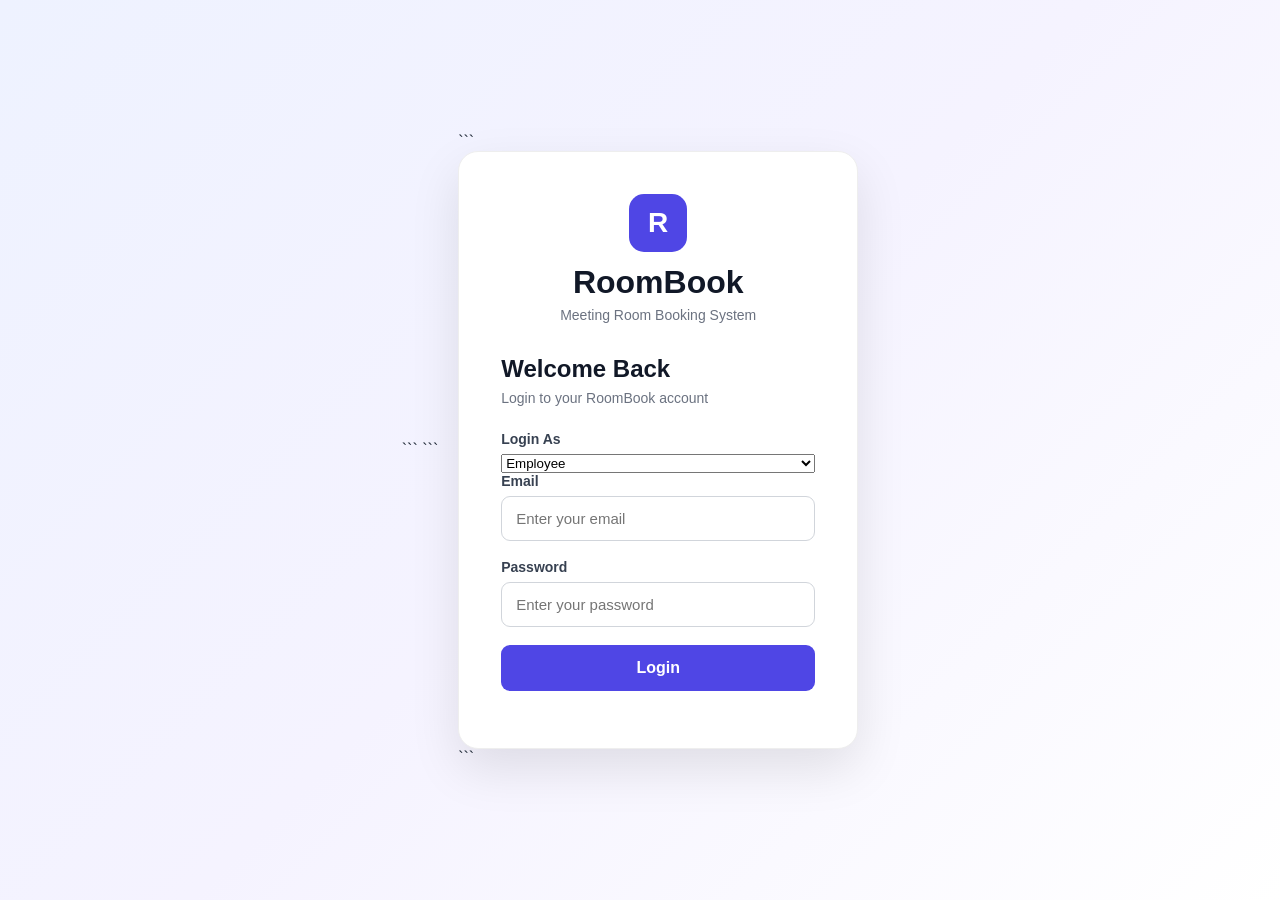
<file: src/main/resources/static/index.html>
<!DOCTYPE html>

<html lang="en">
<head>
    <meta charset="UTF-8">
    <meta name="viewport" content="width=device-width, initial-scale=1.0">
    <title>RoomBook - Login</title>

    ```
    <link rel="stylesheet" href="style.css">
    ```

</head>

<body class="login-page">

<div class="login-container">

    ```
    <div class="login-card">

        <div class="logo-section">
            <div class="logo-icon">R</div>
            <h1>RoomBook</h1>
            <p>Meeting Room Booking System</p>
        </div>

        <div class="login-title">
            <h2>Welcome Back</h2>
            <p>Login to your RoomBook account</p>
        </div>

        <form id="loginForm">

            <label for="loginType">Login As</label>

            <select id="loginType">
                <option value="employee">Employee</option>
                <option value="admin">Administrator</option>
            </select>

            <label for="email">Email</label>

            <input
                    type="email"
                    id="email"
                    placeholder="Enter your email"
                    required
            >

            <label for="password">Password</label>

            <input
                    type="password"
                    id="password"
                    placeholder="Enter your password"
                    required
            >

            <button type="submit">
                Login
            </button>

        </form>

        <p id="loginMessage"></p>

    </div>
    ```

</div>

<script src="script.js"></script>

</body>
</html>
</file>
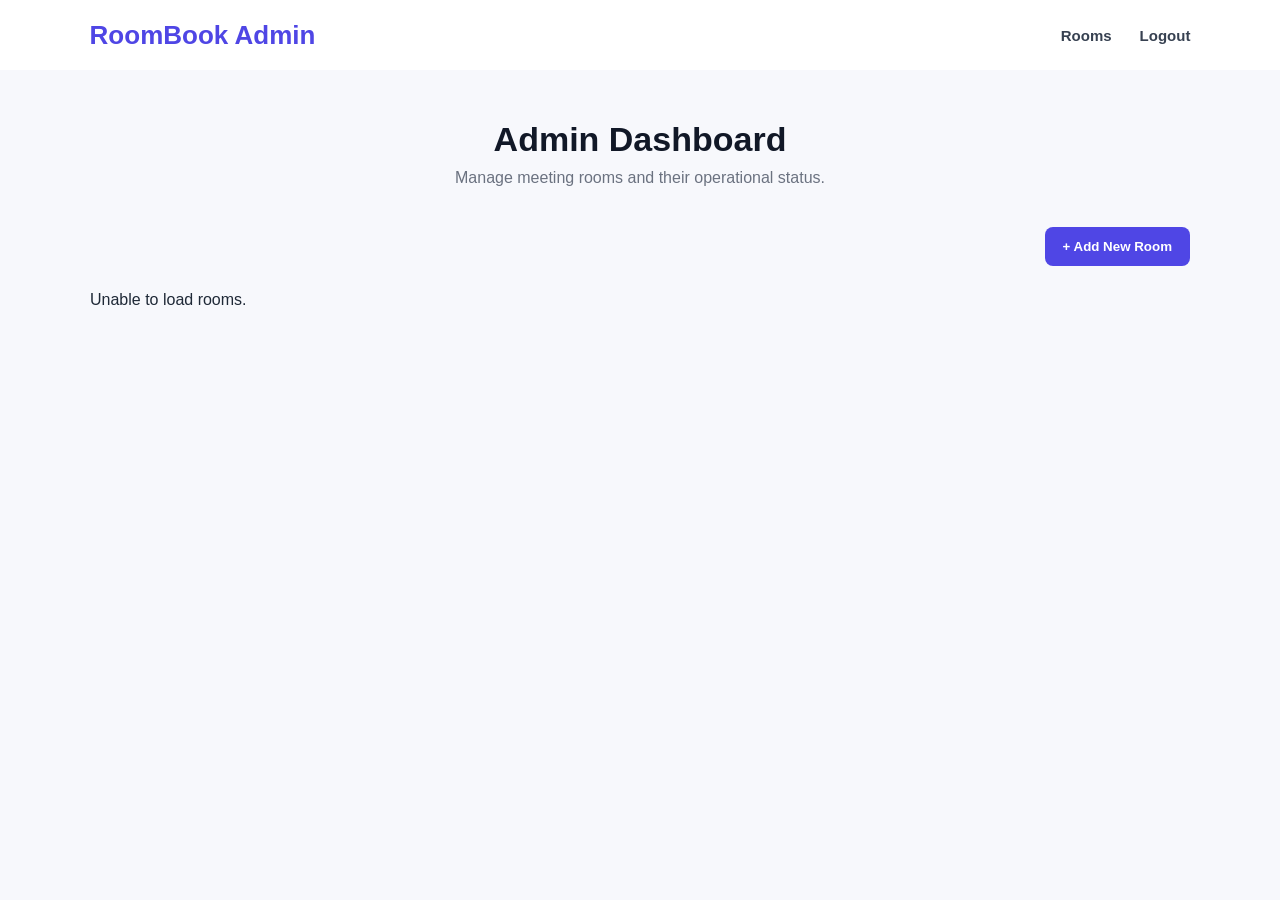
<file: src/main/resources/static/admin.html>
<!DOCTYPE html>
<html lang="en">
<head>
    <meta charset="UTF-8">
    <meta name="viewport" content="width=device-width, initial-scale=1.0">

    <title>RoomBook - Admin</title>

    <link rel="stylesheet" href="style.css">
</head>

<body>

<header class="navbar">

    <div class="navbar-logo">
        RoomBook Admin
    </div>

    <nav>
        <a href="rooms.html">Rooms</a>
        <a href="index.html">Logout</a>
    </nav>

</header>


<main class="admin-page">

    <section class="page-heading">
        <h1>Admin Dashboard</h1>
        <p>Manage meeting rooms and their operational status.</p>
    </section>


    <section class="admin-actions">

        <button class="add-room-button"
                onclick="showAddRoomForm()">
            + Add New Room
        </button>

    </section>


    <section id="addRoomSection"
             class="admin-form-section"
             style="display: none;">

        <h2>Add New Room</h2>

        <form id="addRoomForm">

            <label>Room Name</label>
            <input type="text"
                   id="adminRoomName"
                   required>

            <label>Capacity</label>
            <input type="number"
                   id="adminCapacity"
                   min="1"
                   required>

            <label>Projector</label>
            <select id="adminProjector">
                <option value="true">Yes</option>
                <option value="false">No</option>
            </select>

            <label>Whiteboard</label>
            <select id="adminWhiteboard">
                <option value="true">Yes</option>
                <option value="false">No</option>
            </select>

            <button type="submit">
                Add Room
            </button>

        </form>

        <p id="adminMessage"></p>

    </section>


    <section id="adminRoomsContainer"
             class="admin-rooms-container">

        <p class="loading">
            Loading rooms...
        </p>

    </section>

</main>


<script src="script.js"></script>

</body>
</html>
</file>
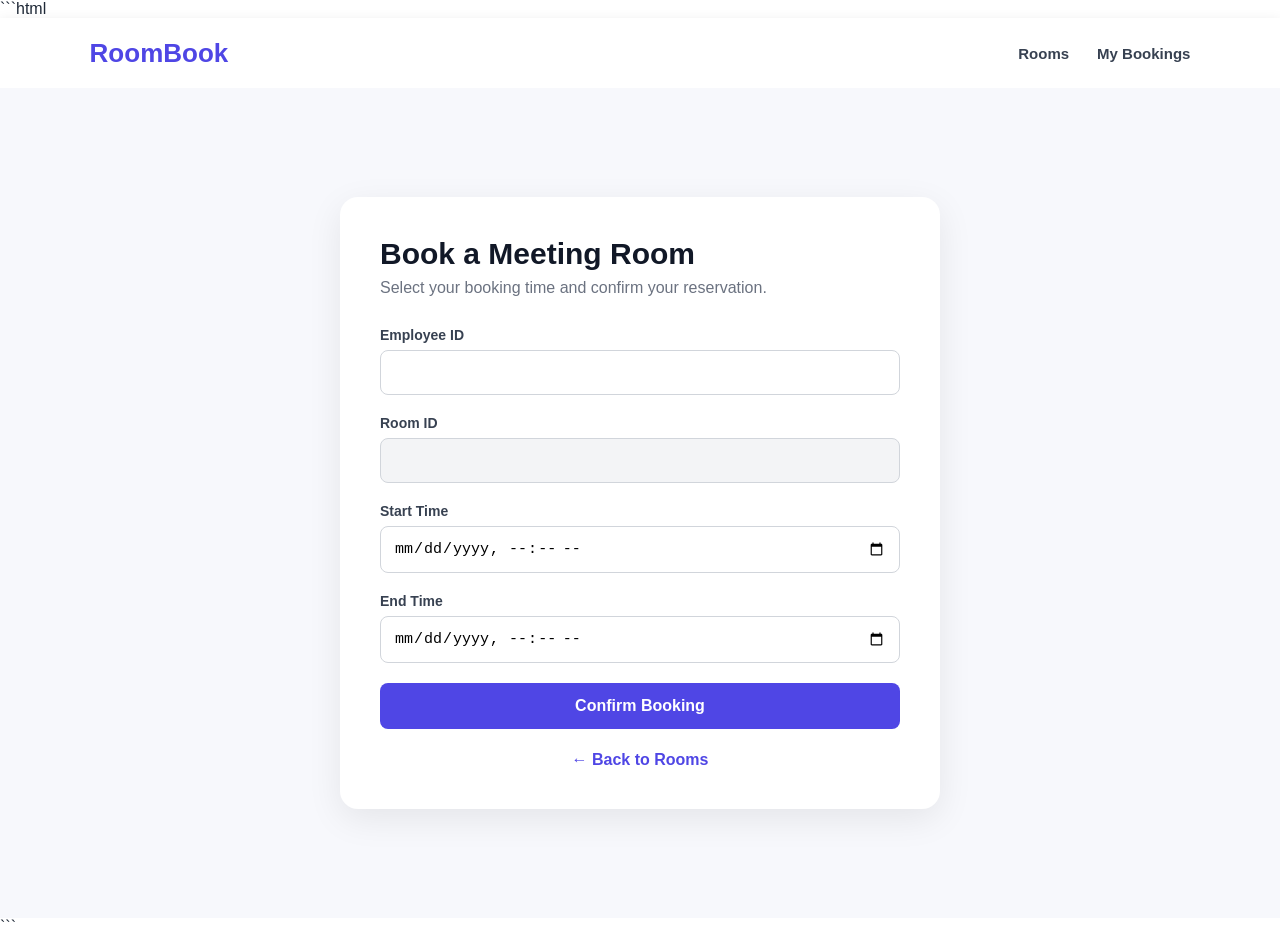
<file: src/main/resources/static/booking.html>
```html
<!DOCTYPE html>
<html lang="en">

<head>

    <meta charset="UTF-8">

    <meta name="viewport"
          content="width=device-width, initial-scale=1.0">

    <title>RoomBook - Book Room</title>

    <link rel="stylesheet" href="style.css">

</head>

<body>

<header class="navbar">

    <div class="navbar-logo">
        RoomBook
    </div>

    <nav>

        <a href="rooms.html">
            Rooms
        </a>

        <a href="bookings.html">
            My Bookings
        </a>

    </nav>

</header>


<main class="booking-page">

    <div class="booking-card">

        <h1>
            Book a Meeting Room
        </h1>

        <p class="booking-subtitle">
            Select your booking time and confirm your reservation.
        </p>


        <form id="bookingForm">

            <label for="employeeId">
                Employee ID
            </label>

            <input
                    type="number"
                    id="employeeId"
                    required
            >


            <label for="roomId">
                Room ID
            </label>

            <input
                    type="number"
                    id="roomId"
                    readonly
                    required
            >


            <label for="startTime">
                Start Time
            </label>

            <input
                    type="datetime-local"
                    id="startTime"
                    required
            >


            <label for="endTime">
                End Time
            </label>

            <input
                    type="datetime-local"
                    id="endTime"
                    required
            >


            <button type="submit">
                Confirm Booking
            </button>

        </form>


        <p id="bookingMessage"></p>


        <a href="rooms.html" class="back-link">
            ← Back to Rooms
        </a>

    </div>

</main>


<script src="script.js"></script>

</body>

</html>
```
</file>
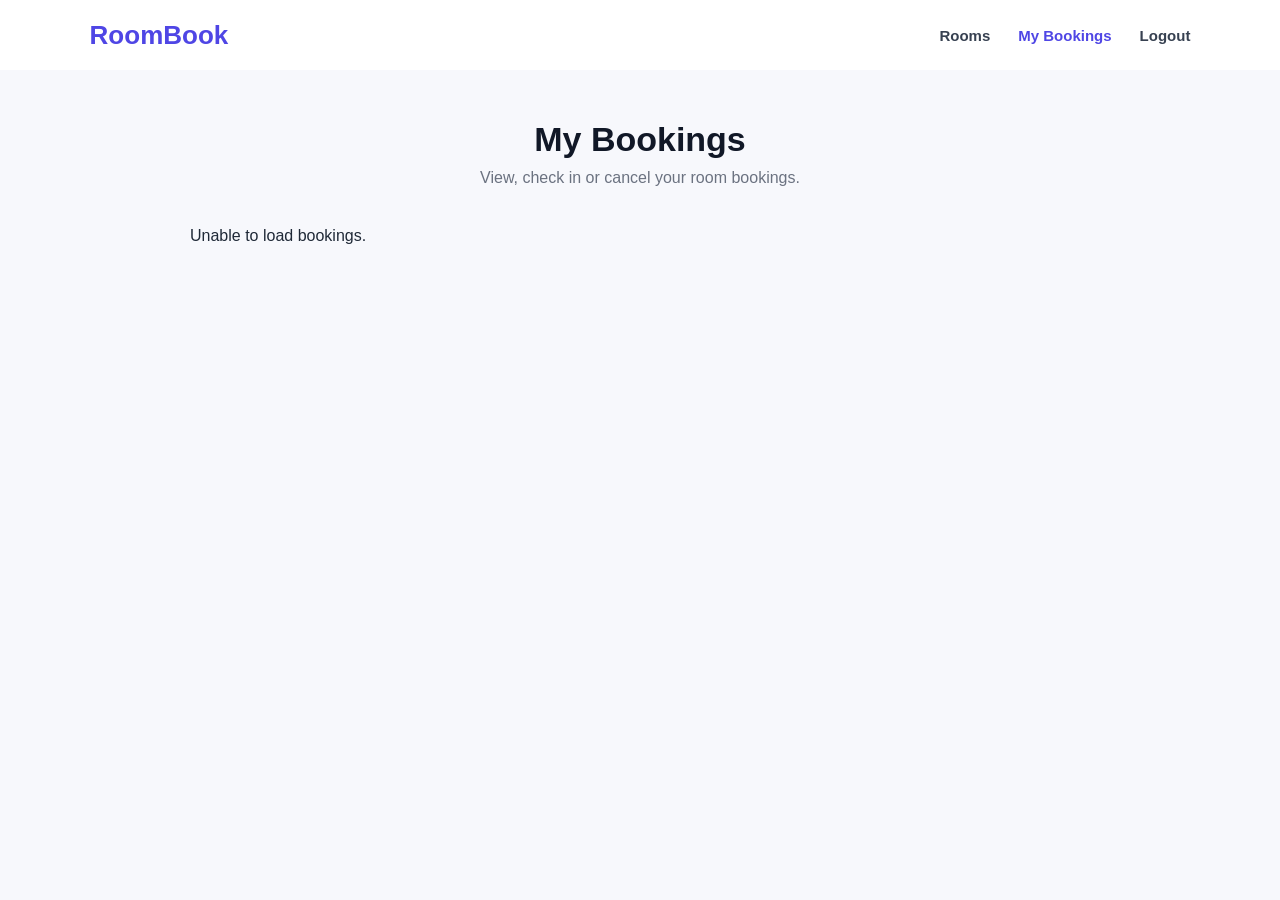
<file: src/main/resources/static/bookings.html>
<!DOCTYPE html>
<html lang="en">
<head>
    <meta charset="UTF-8">
    <meta name="viewport" content="width=device-width, initial-scale=1.0">

    <title>RoomBook - My Bookings</title>

    <link rel="stylesheet" href="style.css">
</head>

<body>

<header class="navbar">

    <div class="navbar-logo">
        RoomBook
    </div>

    <nav>
        <a href="rooms.html">Rooms</a>
        <a href="bookings.html" class="active">My Bookings</a>
        <a href="index.html">Logout</a>
    </nav>

</header>


<main class="my-bookings-page">

    <section class="page-heading">

        <h1>My Bookings</h1>

        <p>
            View, check in or cancel your room bookings.
        </p>

    </section>


    <section id="bookingsContainer" class="bookings-container">

        <p class="loading">
            Loading your bookings...
        </p>

    </section>

</main>


<script src="script.js"></script>

</body>
</html>
</file>
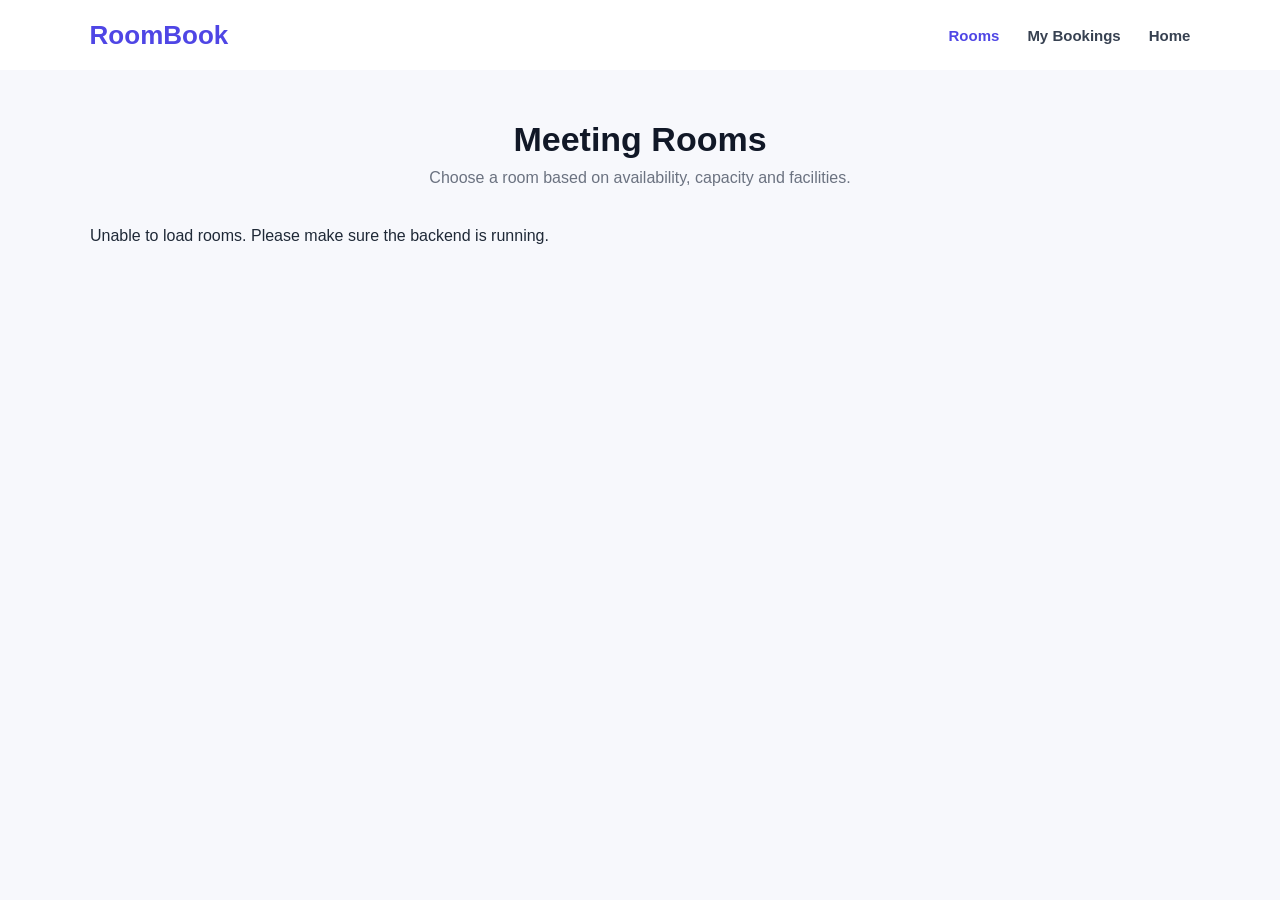
<file: src/main/resources/static/rooms.html>
<!DOCTYPE html>
<html lang="en">
<head>
    <meta charset="UTF-8">
    <meta name="viewport" content="width=device-width, initial-scale=1.0">

    <title>RoomBook - Rooms</title>

    <link rel="stylesheet" href="style.css">
</head>

<body>

<header class="navbar">

    <div class="navbar-logo">
        RoomBook
    </div>

    <nav>
        <a href="rooms.html" class="active">Rooms</a>
        <a href="bookings.html">My Bookings</a>
        <a href="index.html">Home</a>
    </nav>

</header>

<main class="rooms-page">

    <section class="page-heading">
        <h1>Meeting Rooms</h1>

        <p>
            Choose a room based on availability, capacity and facilities.
        </p>
    </section>

    <section
            id="roomsContainer"
            class="rooms-container">

        <p class="loading">
            Loading rooms...
        </p>

    </section>

</main>

<script src="script.js"></script>

</body>
</html>
</file>
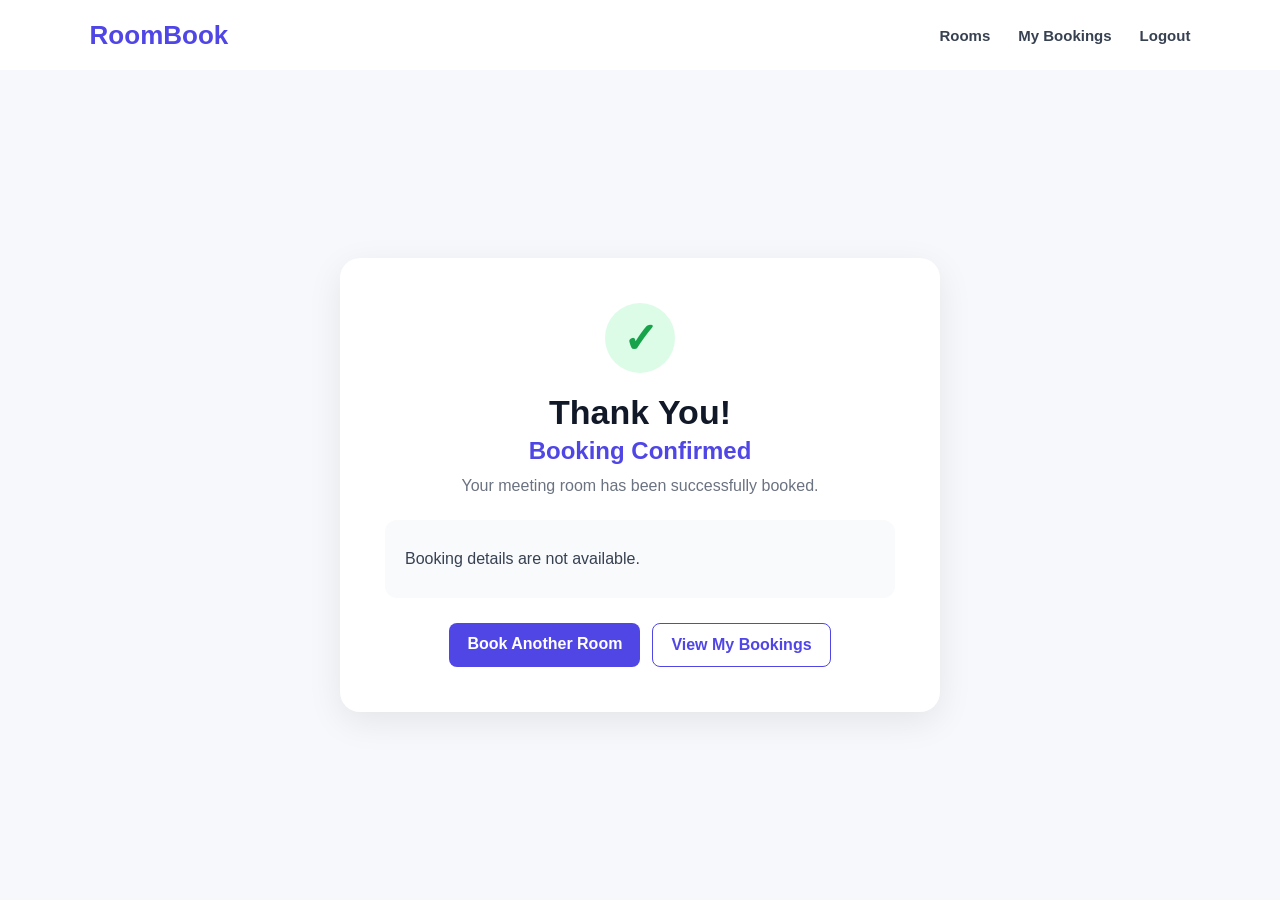
<file: src/main/resources/static/success.html>
<!DOCTYPE html>
<html lang="en">
<head>
    <meta charset="UTF-8">
    <meta name="viewport" content="width=device-width, initial-scale=1.0">

    <title>RoomBook - Booking Confirmed</title>

    <link rel="stylesheet" href="style.css">
</head>

<body>

<header class="navbar">

    <div class="navbar-logo">
        RoomBook
    </div>

    <nav>
        <a href="rooms.html">Rooms</a>
        <a href="bookings.html">My Bookings</a>
        <a href="index.html">Logout</a>
    </nav>

</header>


<main class="success-page">

    <div class="success-card">

        <div class="success-icon">
            ✓
        </div>

        <h1>Thank You!</h1>

        <h2>Booking Confirmed</h2>

        <p>
            Your meeting room has been successfully booked.
        </p>

        <div id="bookingDetails" class="booking-details">
            Loading booking details...
        </div>

        <div class="success-buttons">

            <a href="rooms.html" class="primary-button">
                Book Another Room
            </a>

            <a href="bookings.html" class="secondary-button">
                View My Bookings
            </a>

        </div>

    </div>

</main>


<script>

    const bookingDetails =
        document.getElementById("bookingDetails");

    const savedBooking =
        localStorage.getItem("lastBooking");

    if (savedBooking) {

        const booking =
            JSON.parse(savedBooking);

        bookingDetails.innerHTML = `
            <p>
                <strong>Booking ID:</strong>
                ${booking.id || "-"}
            </p>

            <p>
                <strong>Room ID:</strong>
                ${booking.room?.id || booking.roomId || "-"}
            </p>

            <p>
                <strong>Employee ID:</strong>
                ${booking.employee?.id || booking.employeeId || "-"}
            </p>

            <p>
                <strong>Start:</strong>
                ${booking.startTime || "-"}
            </p>

            <p>
                <strong>End:</strong>
                ${booking.endTime || "-"}
            </p>

            <p class="confirmed-status">
                ✓ CONFIRMED
            </p>
        `;

    } else {

        bookingDetails.innerHTML = `
            <p>Booking details are not available.</p>
        `;
    }

</script>

</body>
</html>
</file>
<file: src/main/resources/static/style.css>
* {
    margin: 0;
    padding: 0;
    box-sizing: border-box;
}

body {
    font-family: Arial, Helvetica, sans-serif;
    color: #1f2937;
}

/* =========================
   LOGIN PAGE
========================= */

.login-page {
    min-height: 100vh;
    display: flex;
    justify-content: center;
    align-items: center;

    background: linear-gradient(
            135deg,
            #eef2ff,
            #f5f3ff,
            #ffffff
    );
}

.login-container {
    width: 100%;
    max-width: 440px;
    padding: 20px;
}

.login-card {
    background: #ffffff;
    padding: 42px;
    border-radius: 20px;

    box-shadow:
            0 20px 50px rgba(0, 0, 0, 0.10);

    border: 1px solid #eeeeee;
}

/* LOGO */

.logo-section {
    text-align: center;
    margin-bottom: 32px;
}

.logo-icon {
    width: 58px;
    height: 58px;

    margin: 0 auto 12px;

    display: flex;
    justify-content: center;
    align-items: center;

    border-radius: 15px;

    background: #4f46e5;
    color: white;

    font-size: 28px;
    font-weight: bold;
}

.logo-section h1 {
    font-size: 32px;
    color: #111827;
    margin-bottom: 6px;
}

.logo-section p {
    color: #6b7280;
    font-size: 14px;
}

/* TITLE */

.login-title {
    margin-bottom: 25px;
}

.login-title h2 {
    font-size: 24px;
    margin-bottom: 7px;
    color: #111827;
}

.login-title p {
    color: #6b7280;
    font-size: 14px;
}

/* FORM */

#loginForm {
    display: flex;
    flex-direction: column;
}

#loginForm label {
    font-size: 14px;
    font-weight: 600;
    margin-bottom: 7px;
    color: #374151;
}

#loginForm input {
    width: 100%;
    padding: 13px 14px;

    border: 1px solid #d1d5db;
    border-radius: 9px;

    font-size: 15px;

    outline: none;

    margin-bottom: 18px;

    transition: 0.2s;
}

#loginForm input:focus {
    border-color: #4f46e5;

    box-shadow:
            0 0 0 3px rgba(79, 70, 229, 0.10);
}

/* BUTTON */

#loginForm button {
    width: 100%;

    padding: 14px;

    border: none;
    border-radius: 9px;

    background: #4f46e5;
    color: white;

    font-size: 16px;
    font-weight: bold;

    cursor: pointer;

    transition: 0.2s;
}

#loginForm button:hover {
    background: #4338ca;
    transform: translateY(-1px);
}

/* MESSAGE */

#loginMessage {
    text-align: center;
    margin-top: 15px;
    font-size: 14px;
}

/* ADMIN */

.admin-login {
    margin-top: 25px;
    padding-top: 20px;

    border-top: 1px solid #eeeeee;

    text-align: center;

    font-size: 14px;
}

.admin-login span {
    color: #6b7280;
}

.admin-login a {
    margin-left: 5px;

    color: #4f46e5;

    font-weight: 600;

    text-decoration: none;
}

.admin-login a:hover {
    text-decoration: underline;
}

/* MOBILE */

@media (max-width: 500px) {

    .login-container {
        padding: 15px;
    }

    .login-card {
        padding: 30px 22px;
    }

    .logo-section h1 {
        font-size: 28px;
    }
}
/* =========================
   NAVBAR
========================= */

.navbar {
    height: 70px;

    background: white;

    display: flex;
    align-items: center;
    justify-content: space-between;

    padding: 0 7%;

    box-shadow: 0 2px 12px rgba(0, 0, 0, 0.08);
}

.navbar-logo {
    font-size: 26px;
    font-weight: bold;
    color: #4f46e5;
}

.navbar nav {
    display: flex;
    gap: 28px;
}

.navbar nav a {
    text-decoration: none;
    color: #374151;
    font-size: 15px;
    font-weight: 600;
}

.navbar nav a:hover,
.navbar nav a.active {
    color: #4f46e5;
}


/* =========================
   ROOMS PAGE
========================= */

.rooms-page {
    min-height: calc(100vh - 70px);
    background: #f7f8fc;
    padding: 50px 7%;
}

.page-heading {
    text-align: center;
    margin-bottom: 40px;
}

.page-heading h1 {
    font-size: 34px;
    color: #111827;
    margin-bottom: 10px;
}

.page-heading p {
    color: #6b7280;
    font-size: 16px;
}


/* ROOM CARDS */

.rooms-container {
    display: grid;

    grid-template-columns:
        repeat(auto-fit, minmax(280px, 1fr));

    gap: 25px;

    max-width: 1100px;

    margin: auto;
}

.room-card {
    background: white;

    border-radius: 15px;

    padding: 25px;

    box-shadow:
            0 8px 25px rgba(0, 0, 0, 0.07);

    border: 1px solid #eeeeee;
}

.room-card h2 {
    font-size: 22px;
    margin-bottom: 15px;
    color: #111827;
}

.room-info {
    margin-bottom: 8px;
    color: #4b5563;
}

.room-info strong {
    color: #111827;
}


/* STATUS */

.room-status {
    display: inline-block;

    margin: 15px 0;

    padding: 6px 12px;

    border-radius: 20px;

    font-size: 13px;
    font-weight: bold;
}

.status-available {
    background: #dcfce7;
    color: #15803d;
}

.status-booked {
    background: #fee2e2;
    color: #dc2626;
}

.status-maintenance {
    background: #fef3c7;
    color: #b45309;
}


/* BOOK BUTTON */

.book-button {
    width: 100%;

    padding: 12px;

    border: none;

    border-radius: 8px;

    background: #4f46e5;

    color: white;

    font-size: 15px;

    font-weight: bold;

    cursor: pointer;
}

.book-button:hover {
    background: #4338ca;
}

.book-button:disabled {
    background: #d1d5db;
    cursor: not-allowed;
}

.loading {
    text-align: center;
    color: #6b7280;
}


/* MOBILE */

@media (max-width: 650px) {

    .navbar {
        padding: 0 20px;
    }

    .navbar nav {
        gap: 12px;
    }

    .navbar nav a {
        font-size: 13px;
    }

    .rooms-page {
        padding: 35px 20px;
    }

    .page-heading h1 {
        font-size: 28px;
    }
}
/* =========================
   BOOKING PAGE
========================= */

.booking-page {
    min-height: calc(100vh - 70px);

    background: #f7f8fc;

    display: flex;
    justify-content: center;
    align-items: center;

    padding: 50px 20px;
}

.booking-card {
    width: 100%;
    max-width: 600px;

    background: white;

    padding: 40px;

    border-radius: 18px;

    box-shadow:
            0 10px 35px rgba(0, 0, 0, 0.08);
}

.booking-card h1 {
    font-size: 30px;
    margin-bottom: 8px;
    color: #111827;
}

.booking-subtitle {
    color: #6b7280;
    margin-bottom: 30px;
}

#bookingForm {
    display: flex;
    flex-direction: column;
}

#bookingForm label {
    font-size: 14px;
    font-weight: 600;

    margin-bottom: 7px;

    color: #374151;
}

#bookingForm input {
    padding: 13px;

    margin-bottom: 20px;

    border: 1px solid #d1d5db;

    border-radius: 8px;

    font-size: 15px;

    outline: none;
}

#bookingForm input:focus {
    border-color: #4f46e5;

    box-shadow:
            0 0 0 3px rgba(79, 70, 229, 0.10);
}

#bookingForm input[readonly] {
    background: #f3f4f6;
}

#bookingForm button {
    padding: 14px;

    border: none;

    border-radius: 8px;

    background: #4f46e5;

    color: white;

    font-size: 16px;

    font-weight: bold;

    cursor: pointer;
}

#bookingForm button:hover {
    background: #4338ca;
}

#bookingMessage {
    text-align: center;

    margin-top: 18px;

    font-weight: 600;
}

.back-link {
    display: block;

    text-align: center;

    margin-top: 22px;

    color: #4f46e5;

    text-decoration: none;

    font-weight: 600;
}
/* =========================
   SUCCESS PAGE
========================= */

.success-page {
    min-height: calc(100vh - 70px);

    background: #f7f8fc;

    display: flex;
    justify-content: center;
    align-items: center;

    padding: 40px 20px;
}

.success-card {
    width: 100%;
    max-width: 600px;

    background: white;

    padding: 45px;

    text-align: center;

    border-radius: 20px;

    box-shadow:
            0 10px 35px rgba(0, 0, 0, 0.08);
}

.success-icon {
    width: 70px;
    height: 70px;

    margin: 0 auto 20px;

    border-radius: 50%;

    background: #dcfce7;

    color: #16a34a;

    font-size: 42px;

    font-weight: bold;

    display: flex;
    align-items: center;
    justify-content: center;
}

.success-card h1 {
    font-size: 34px;

    color: #111827;

    margin-bottom: 5px;
}

.success-card h2 {
    color: #4f46e5;

    margin-bottom: 12px;
}

.success-card > p {
    color: #6b7280;

    margin-bottom: 25px;
}

.booking-details {
    text-align: left;

    background: #f8fafc;

    border-radius: 12px;

    padding: 20px;

    margin: 25px 0;
}

.booking-details p {
    margin: 10px 0;

    color: #374151;
}

.confirmed-status {
    color: #16a34a !important;

    font-weight: bold;
}

.success-buttons {
    display: flex;

    gap: 12px;

    justify-content: center;

    margin-top: 25px;
}

.primary-button,
.secondary-button {
    padding: 12px 18px;

    border-radius: 8px;

    text-decoration: none;

    font-weight: 600;
}

.primary-button {
    background: #4f46e5;

    color: white;
}

.secondary-button {
    border: 1px solid #4f46e5;

    color: #4f46e5;

    background: white;
}

.primary-button:hover {
    background: #4338ca;
}

.secondary-button:hover {
    background: #eef2ff;
}


@media (max-width: 600px) {

    .success-card {
        padding: 30px 20px;
    }

    .success-buttons {
        flex-direction: column;
    }
}
/* =========================
   MY BOOKINGS PAGE
========================= */

.my-bookings-page {
    min-height: calc(100vh - 70px);

    background: #f7f8fc;

    padding: 50px 7%;
}

.bookings-container {
    max-width: 900px;

    margin: auto;

    display: flex;

    flex-direction: column;

    gap: 20px;
}

.booking-item {
    background: white;

    padding: 25px;

    border-radius: 15px;

    box-shadow:
            0 8px 25px rgba(0, 0, 0, 0.07);

    border: 1px solid #eeeeee;
}

.booking-item h2 {
    color: #111827;

    margin-bottom: 15px;
}

.booking-info {
    color: #4b5563;

    margin: 8px 0;
}

.booking-info strong {
    color: #111827;
}


/* BOOKING STATUS */

.booking-status {
    display: inline-block;

    padding: 6px 12px;

    border-radius: 20px;

    font-size: 13px;

    font-weight: bold;

    margin: 12px 0;
}

.status-confirmed {
    background: #dbeafe;
    color: #1d4ed8;
}

.status-checked-in {
    background: #dcfce7;
    color: #15803d;
}

.status-cancelled,
.status-auto-cancelled {
    background: #fee2e2;
    color: #dc2626;
}


/* ACTION BUTTONS */

.booking-actions {
    display: flex;

    gap: 10px;

    margin-top: 18px;
}

.check-in-button,
.cancel-button {
    padding: 10px 16px;

    border-radius: 7px;

    border: none;

    font-weight: 600;

    cursor: pointer;
}

.check-in-button {
    background: #16a34a;

    color: white;
}

.check-in-button:hover {
    background: #15803d;
}

.cancel-button {
    background: #dc2626;

    color: white;
}

.cancel-button:hover {
    background: #b91c1c;
}

.check-in-button:disabled,
.cancel-button:disabled {
    background: #d1d5db;

    cursor: not-allowed;
}
/* =========================
   ADMIN PAGE
========================= */

.admin-page {
    min-height: calc(100vh - 70px);
    background: #f7f8fc;
    padding: 50px 7%;
}

.admin-actions {
    max-width: 1100px;
    margin: 0 auto 25px;
    text-align: right;
}

.add-room-button {
    padding: 12px 18px;
    border: none;
    border-radius: 8px;
    background: #4f46e5;
    color: white;
    font-weight: bold;
    cursor: pointer;
}

.add-room-button:hover {
    background: #4338ca;
}

.admin-form-section {
    max-width: 600px;
    margin: 0 auto 30px;
    background: white;
    padding: 30px;
    border-radius: 15px;
    box-shadow: 0 8px 25px rgba(0, 0, 0, 0.07);
}

.admin-form-section h2 {
    margin-bottom: 20px;
}

#addRoomForm {
    display: flex;
    flex-direction: column;
}

#addRoomForm label {
    margin-bottom: 7px;
    font-weight: 600;
}

#addRoomForm input,
#addRoomForm select {
    padding: 12px;
    margin-bottom: 18px;
    border: 1px solid #d1d5db;
    border-radius: 8px;
}

#addRoomForm button {
    padding: 12px;
    border: none;
    border-radius: 8px;
    background: #4f46e5;
    color: white;
    font-weight: bold;
}

.admin-rooms-container {
    max-width: 1100px;
    margin: auto;

    display: grid;
    grid-template-columns:
        repeat(auto-fit, minmax(280px, 1fr));

    gap: 25px;
}

.admin-room-card {
    background: white;
    padding: 25px;
    border-radius: 15px;
    box-shadow: 0 8px 25px rgba(0, 0, 0, 0.07);
}

.admin-room-card h2 {
    margin-bottom: 15px;
}

.admin-room-info {
    margin: 8px 0;
    color: #4b5563;
}

.admin-room-actions {
    display: flex;
    gap: 10px;
    margin-top: 18px;
}

.maintenance-button,
.available-button {
    padding: 10px 14px;
    border: none;
    border-radius: 7px;
    color: white;
    font-weight: 600;
    cursor: pointer;
}

.maintenance-button {
    background: #d97706;
}

.available-button {
    background: #16a34a;
}
/* =========================
   BOOKING PAGE
========================= */

.booking-page {
    min-height: calc(100vh - 70px);
    background: #f7f8fc;

    display: flex;
    justify-content: center;
    align-items: center;

    padding: 50px 20px;
}

.booking-card {
    width: 100%;
    max-width: 600px;

    background: white;

    padding: 40px;

    border-radius: 18px;

    box-shadow: 0 10px 35px rgba(0, 0, 0, 0.08);
}

.booking-card h1 {
    font-size: 30px;
    margin-bottom: 8px;
    color: #111827;
}

.booking-subtitle {
    color: #6b7280;
    margin-bottom: 30px;
}

#bookingForm {
    display: flex;
    flex-direction: column;
}

#bookingForm label {
    font-size: 14px;
    font-weight: 600;
    margin-bottom: 7px;
    color: #374151;
}

#bookingForm input {
    padding: 13px;

    margin-bottom: 20px;

    border: 1px solid #d1d5db;

    border-radius: 8px;

    font-size: 15px;

    outline: none;
}

#bookingForm input:focus {
    border-color: #4f46e5;
}

#bookingForm input[readonly] {
    background: #f3f4f6;
}

#bookingForm button {
    padding: 14px;

    border: none;

    border-radius: 8px;

    background: #4f46e5;

    color: white;

    font-size: 16px;

    font-weight: bold;

    cursor: pointer;
}

#bookingForm button:hover {
    background: #4338ca;
}

#bookingMessage {
    text-align: center;
    margin-top: 18px;
    font-weight: 600;
}

.back-link {
    display: block;

    text-align: center;

    margin-top: 22px;

    color: #4f46e5;

    text-decoration: none;

    font-weight: 600;
}
</file>
